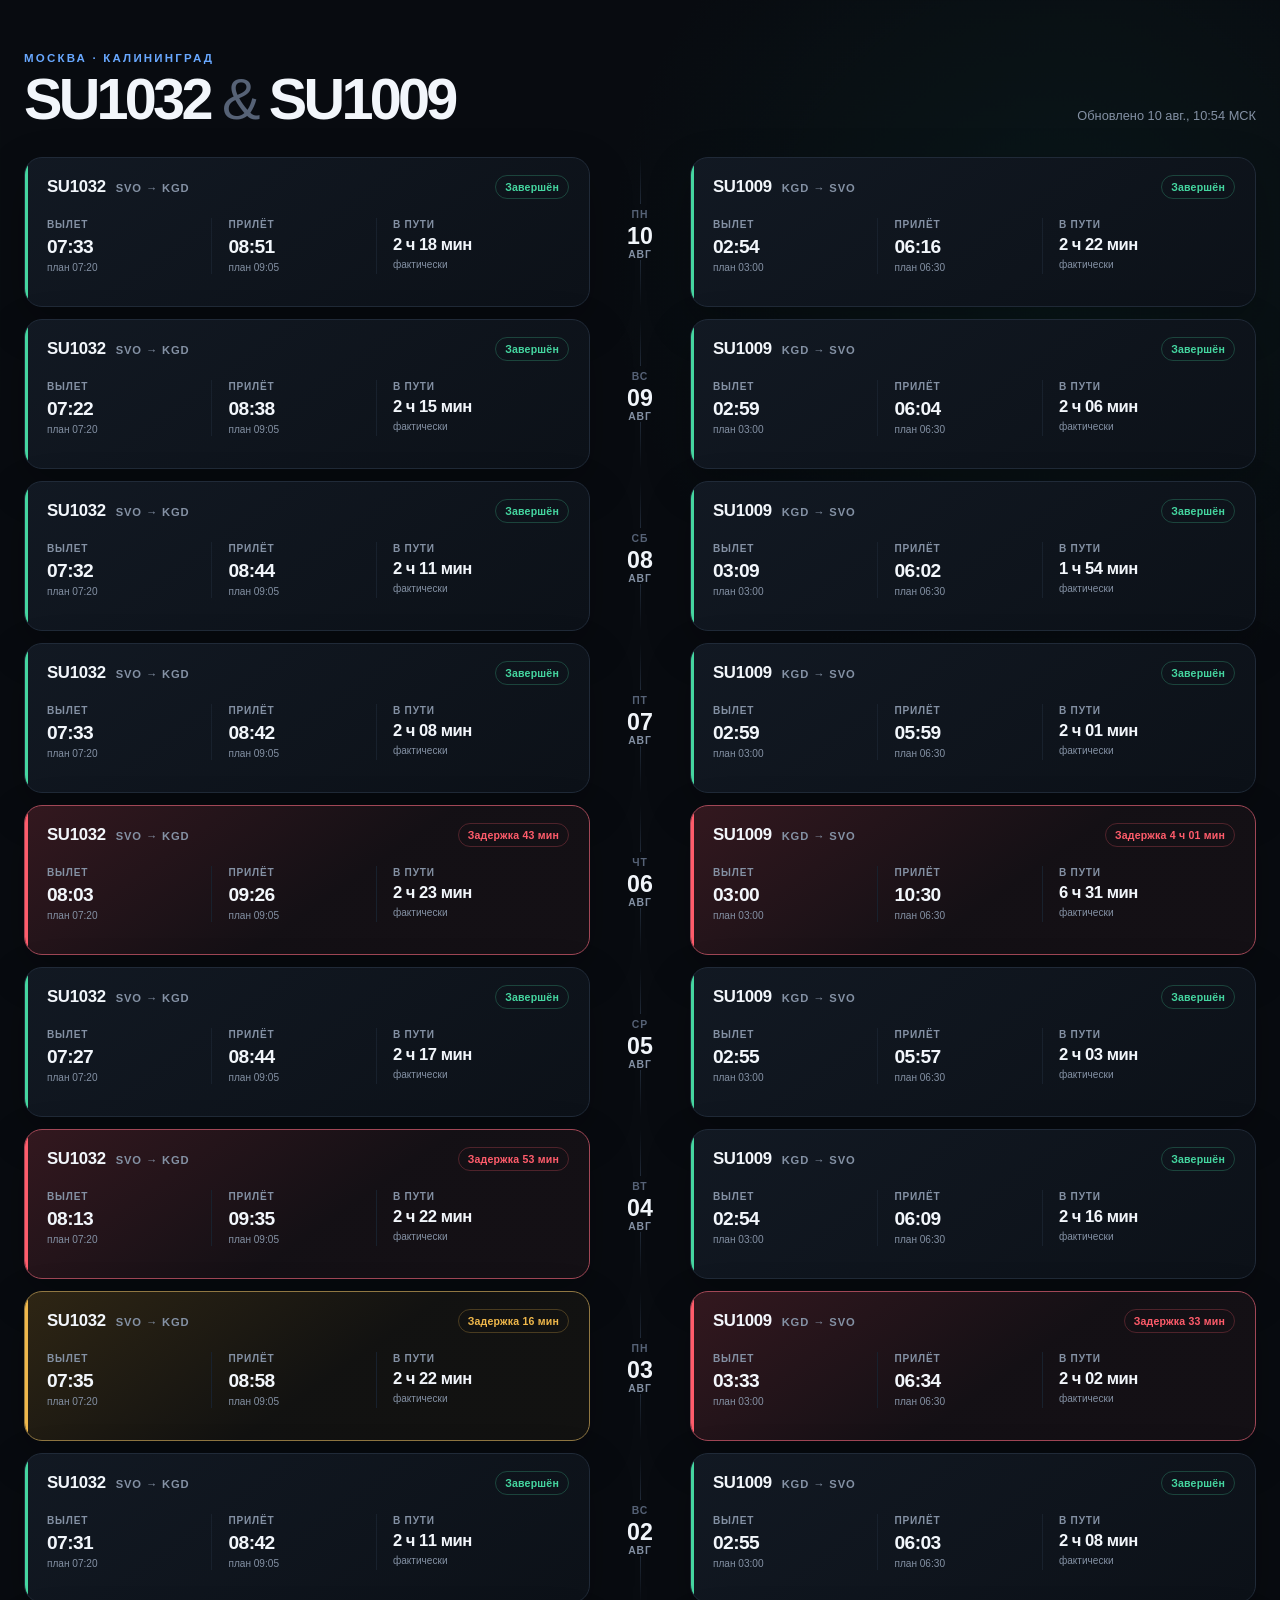
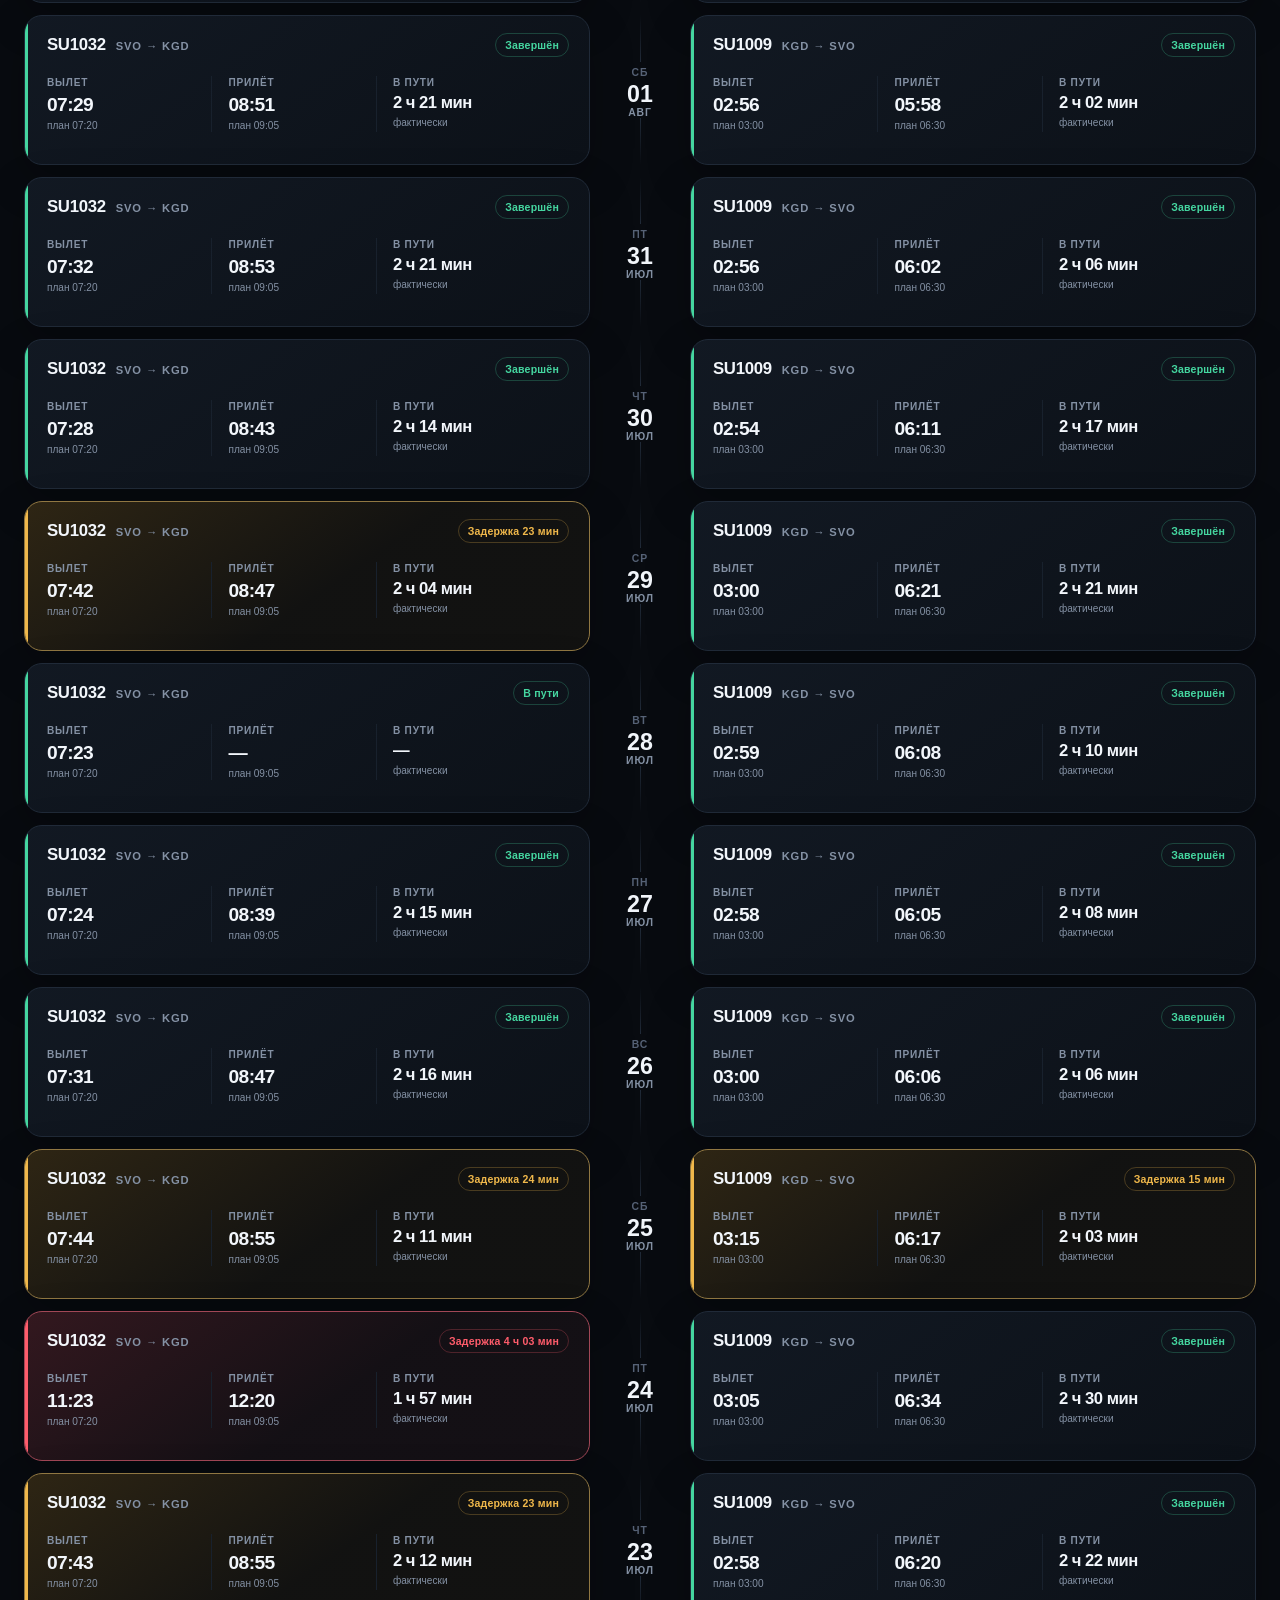
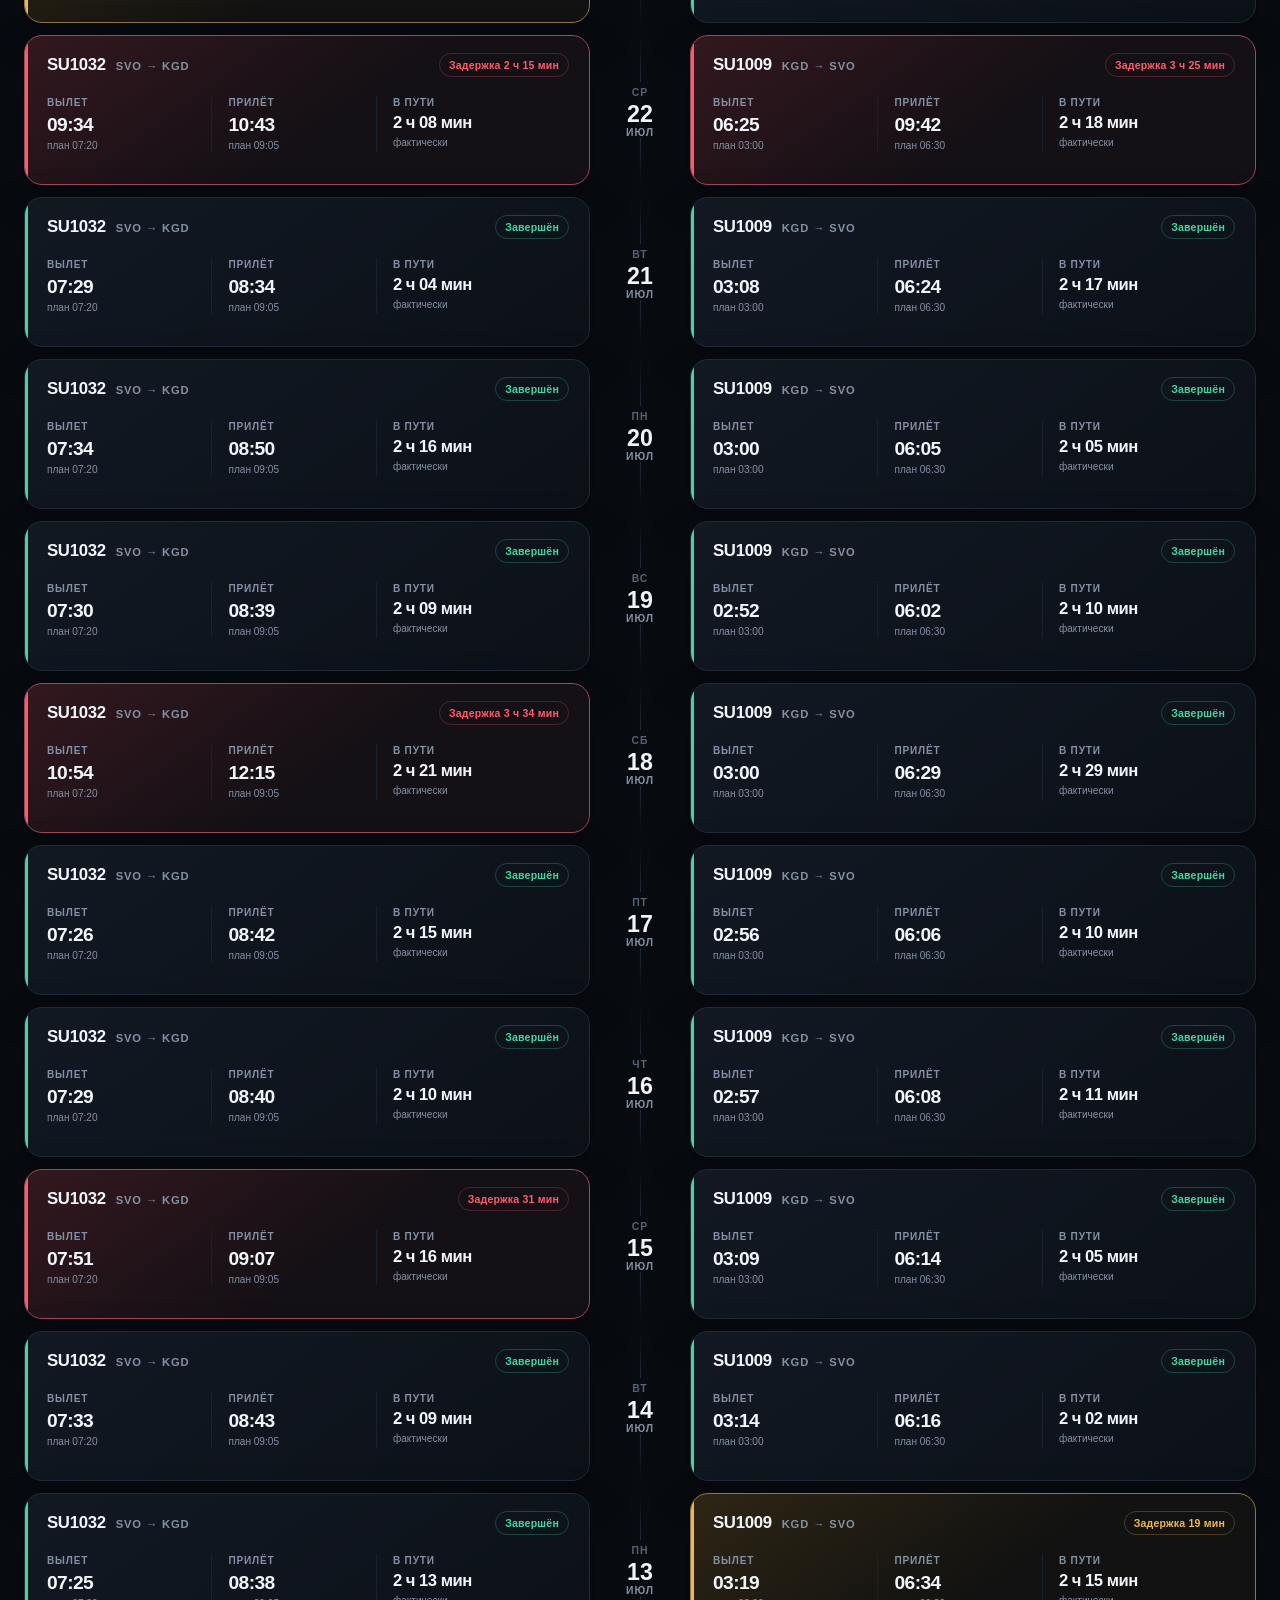
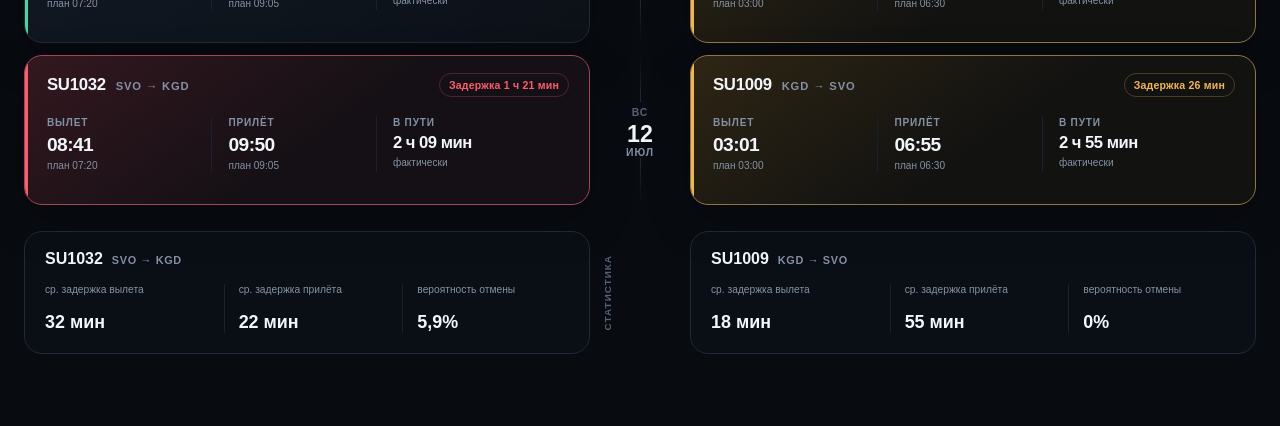
<file: site/index.html>
<!doctype html>
<html lang="ru">
  <head>
    <meta charset="utf-8">
    <meta name="viewport" content="width=device-width, initial-scale=1, viewport-fit=cover">
    <meta name="color-scheme" content="dark">
    <meta name="theme-color" content="#080b10">
    <title>SU1032 и SU1009 — ежедневный статус</title>
    <link rel="stylesheet" href="assets/styles.css">
    <script src="assets/app.js" defer></script>
  </head>
  <body data-variant="cards">
    <main class="dashboard">
      <header class="page-header">
        <div>
          <p class="eyebrow">Москва · Калининград</p>
          <h1>SU1032 <span>&amp;</span> SU1009</h1>
        </div>
        <p class="updated" id="updated-at">Обновление данных…</p>
      </header>

      <section class="history" aria-label="История рейсов">
        <div class="history-list" id="history-list" aria-live="polite"></div>
      </section>

      <footer class="statistics" id="statistics" aria-label="Статистика рейсов"></footer>
    </main>
  </body>
</html>
</file>
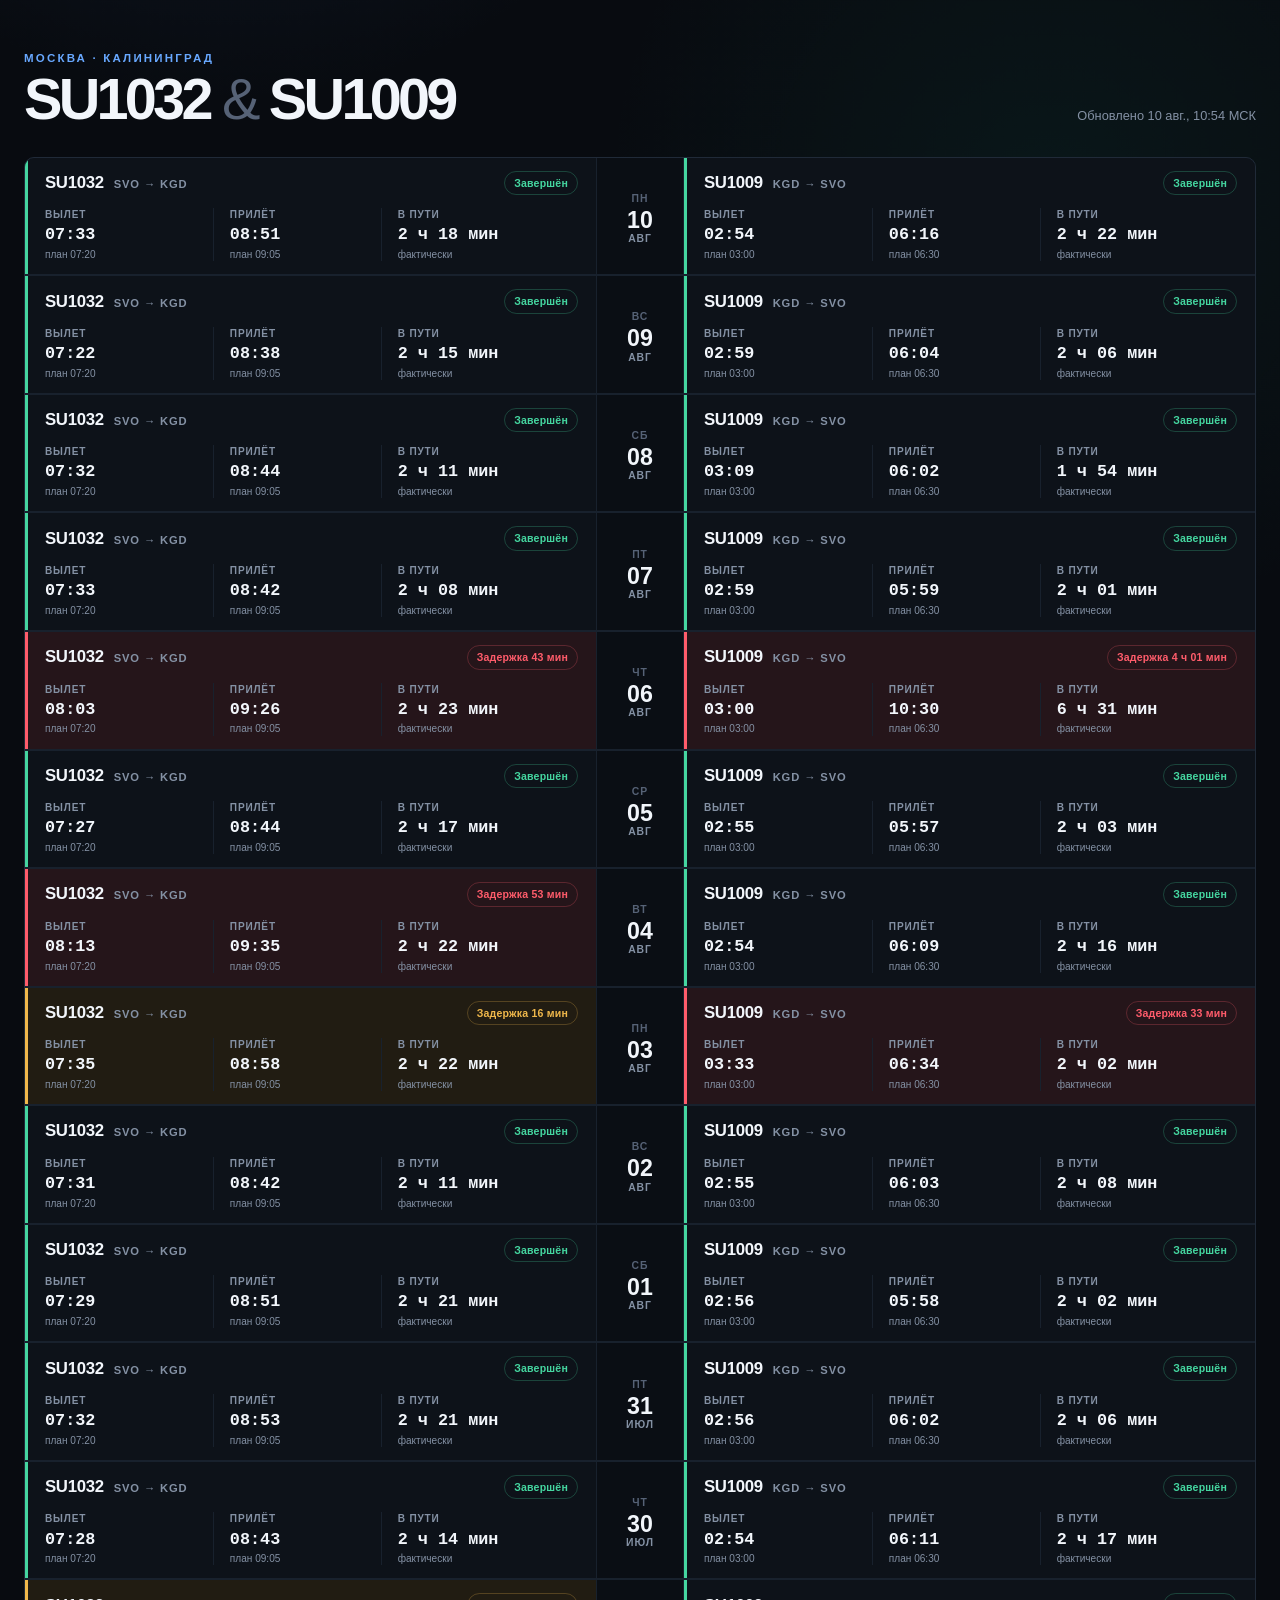
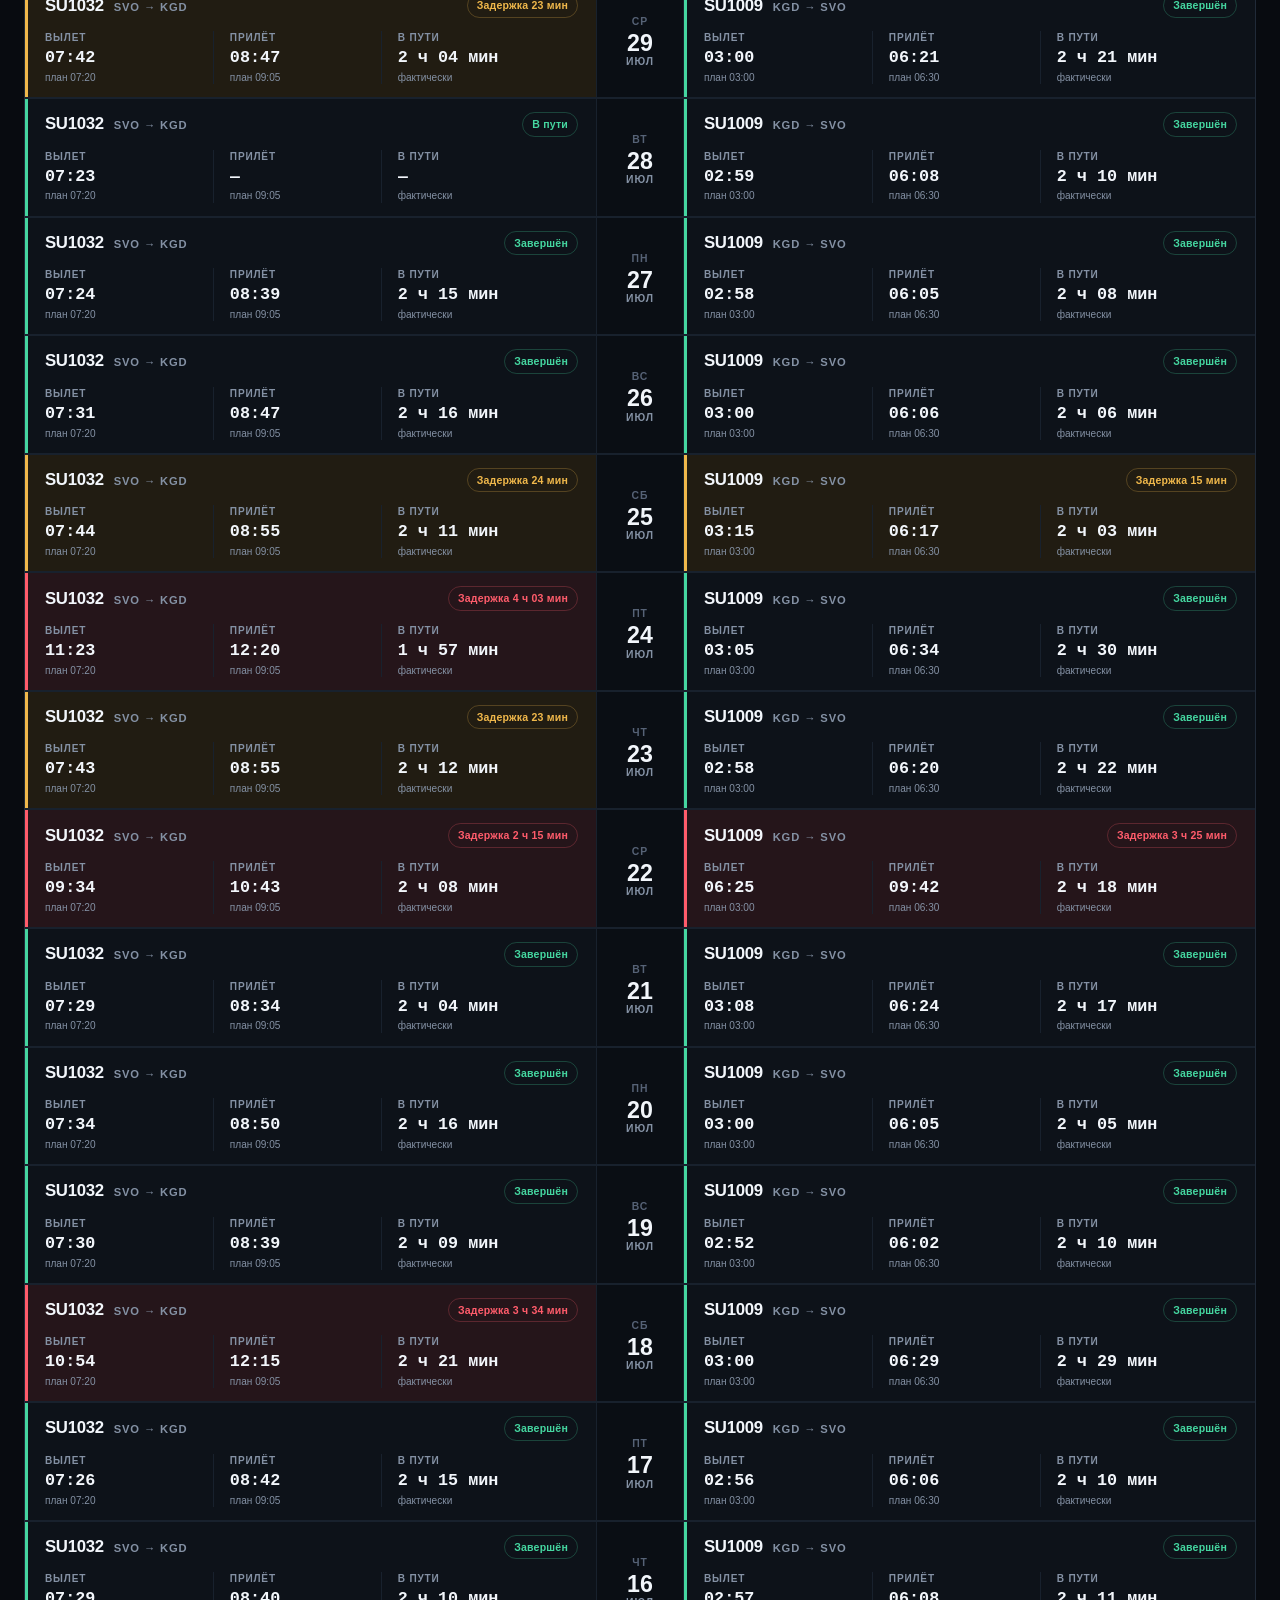
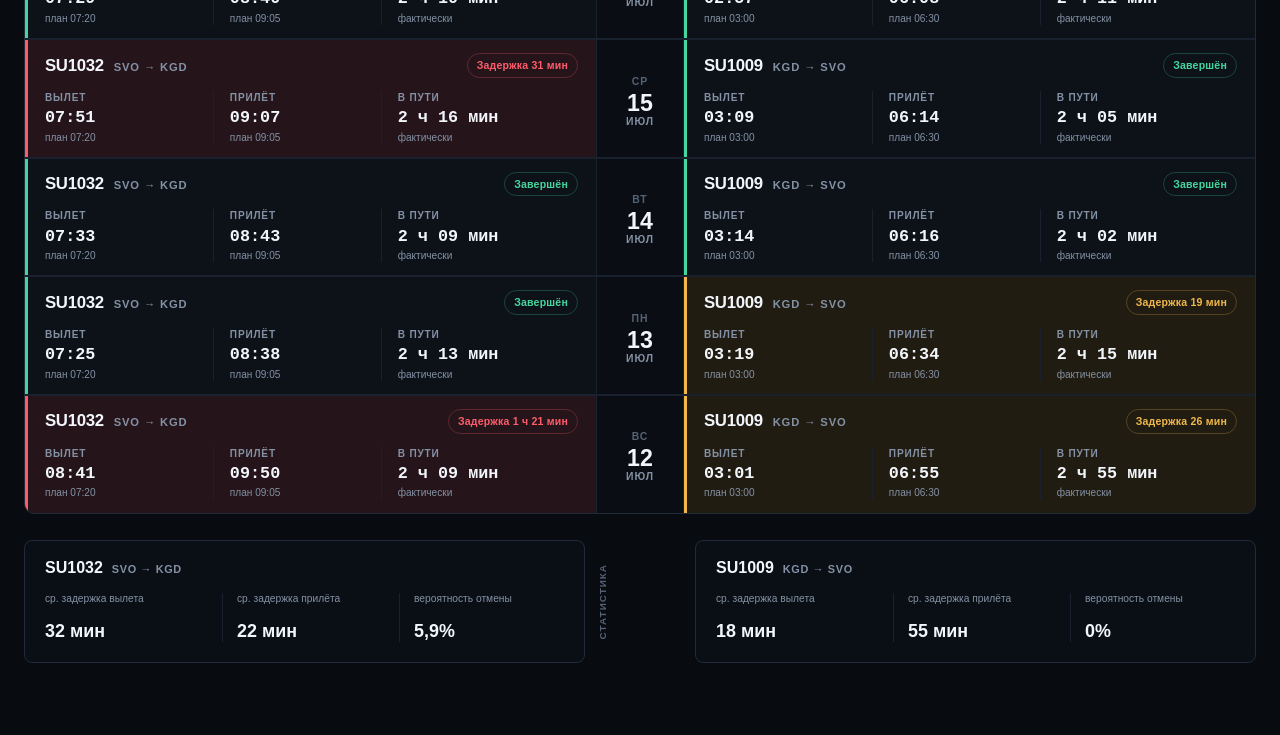
<file: site/board.html>
<!doctype html>
<html lang="ru">
  <head>
    <meta charset="utf-8">
    <meta name="viewport" content="width=device-width, initial-scale=1, viewport-fit=cover">
    <meta name="color-scheme" content="dark">
    <meta name="theme-color" content="#080b10">
    <title>SU1032 и SU1009 — табло</title>
    <link rel="stylesheet" href="assets/styles.css">
    <script src="assets/app.js" defer></script>
  </head>
  <body data-variant="board">
    <main class="dashboard">
      <header class="page-header">
        <div>
          <p class="eyebrow">Москва · Калининград</p>
          <h1>SU1032 <span>&amp;</span> SU1009</h1>
        </div>
        <p class="updated" id="updated-at">Обновление данных…</p>
      </header>

      <section class="history" aria-label="История рейсов">
        <div class="history-list" id="history-list" aria-live="polite"></div>
      </section>

      <footer class="statistics" id="statistics" aria-label="Статистика рейсов"></footer>
    </main>
  </body>
</html>
</file>
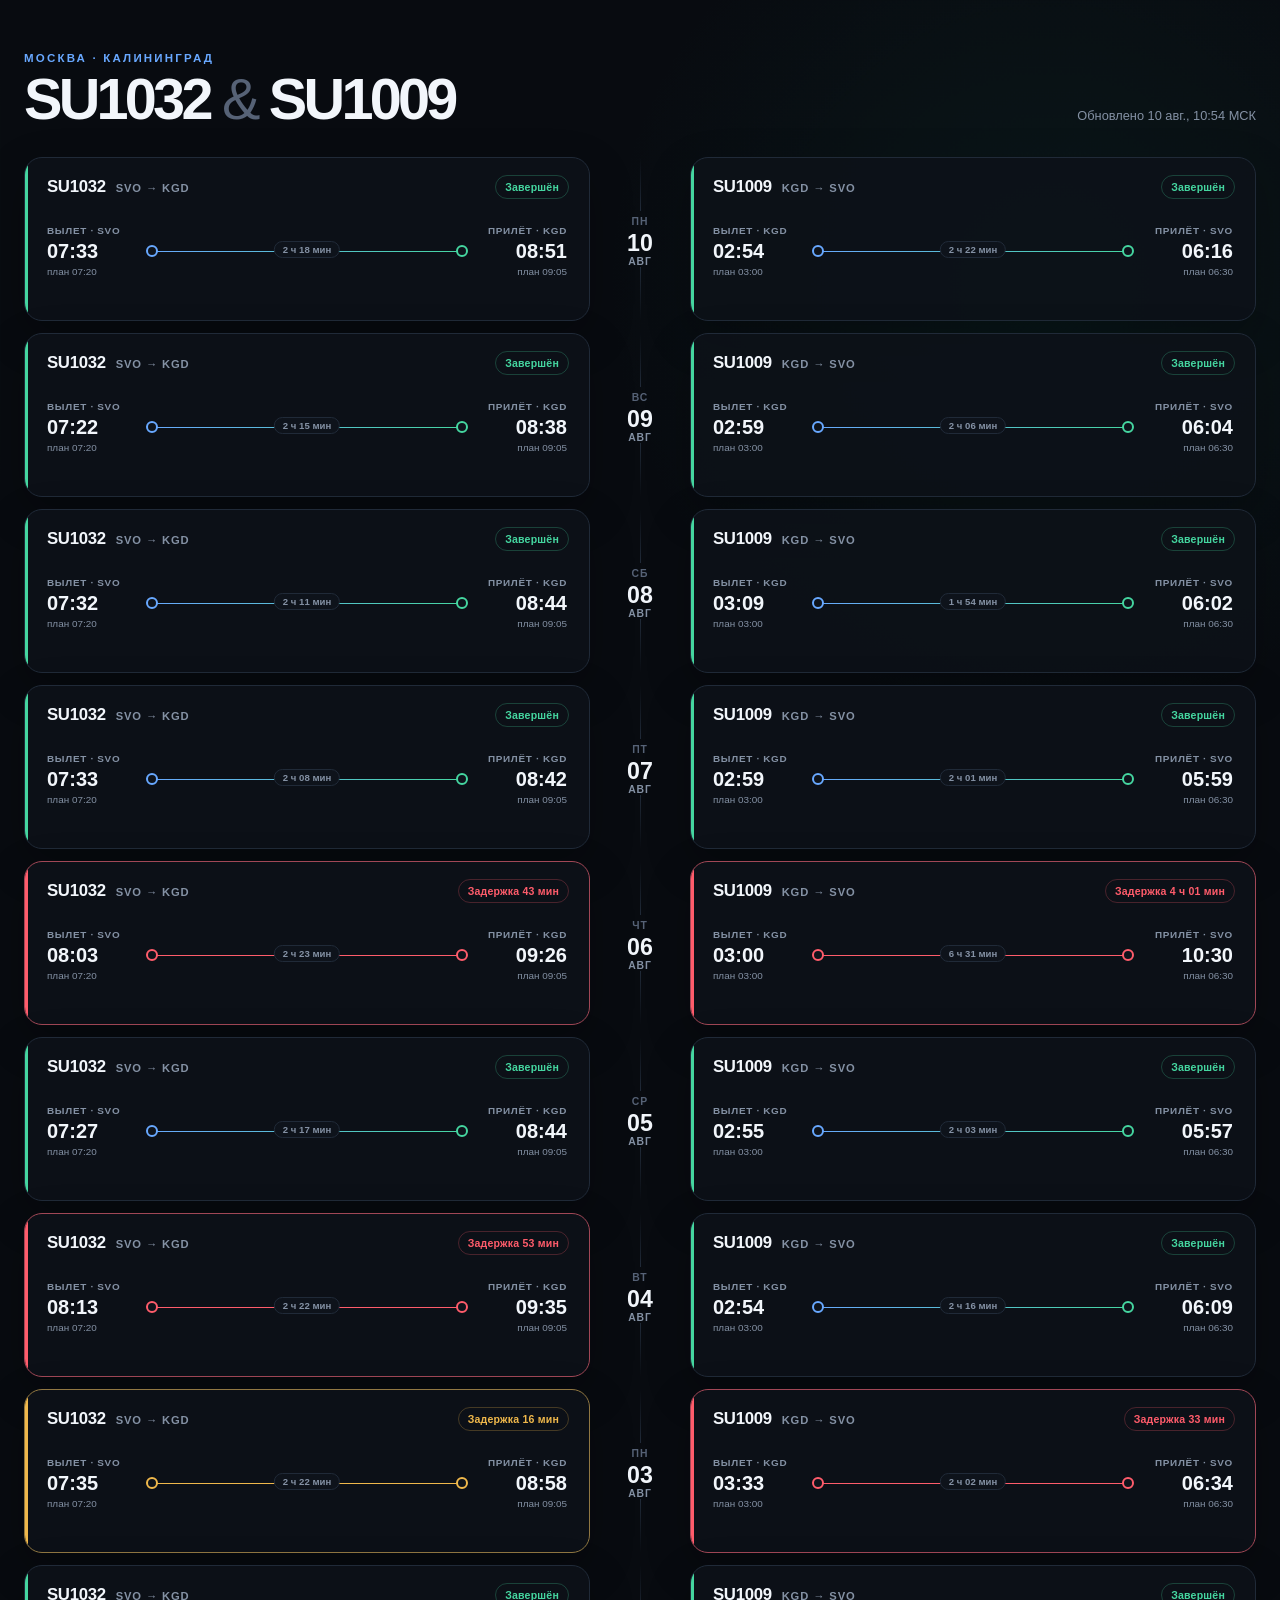
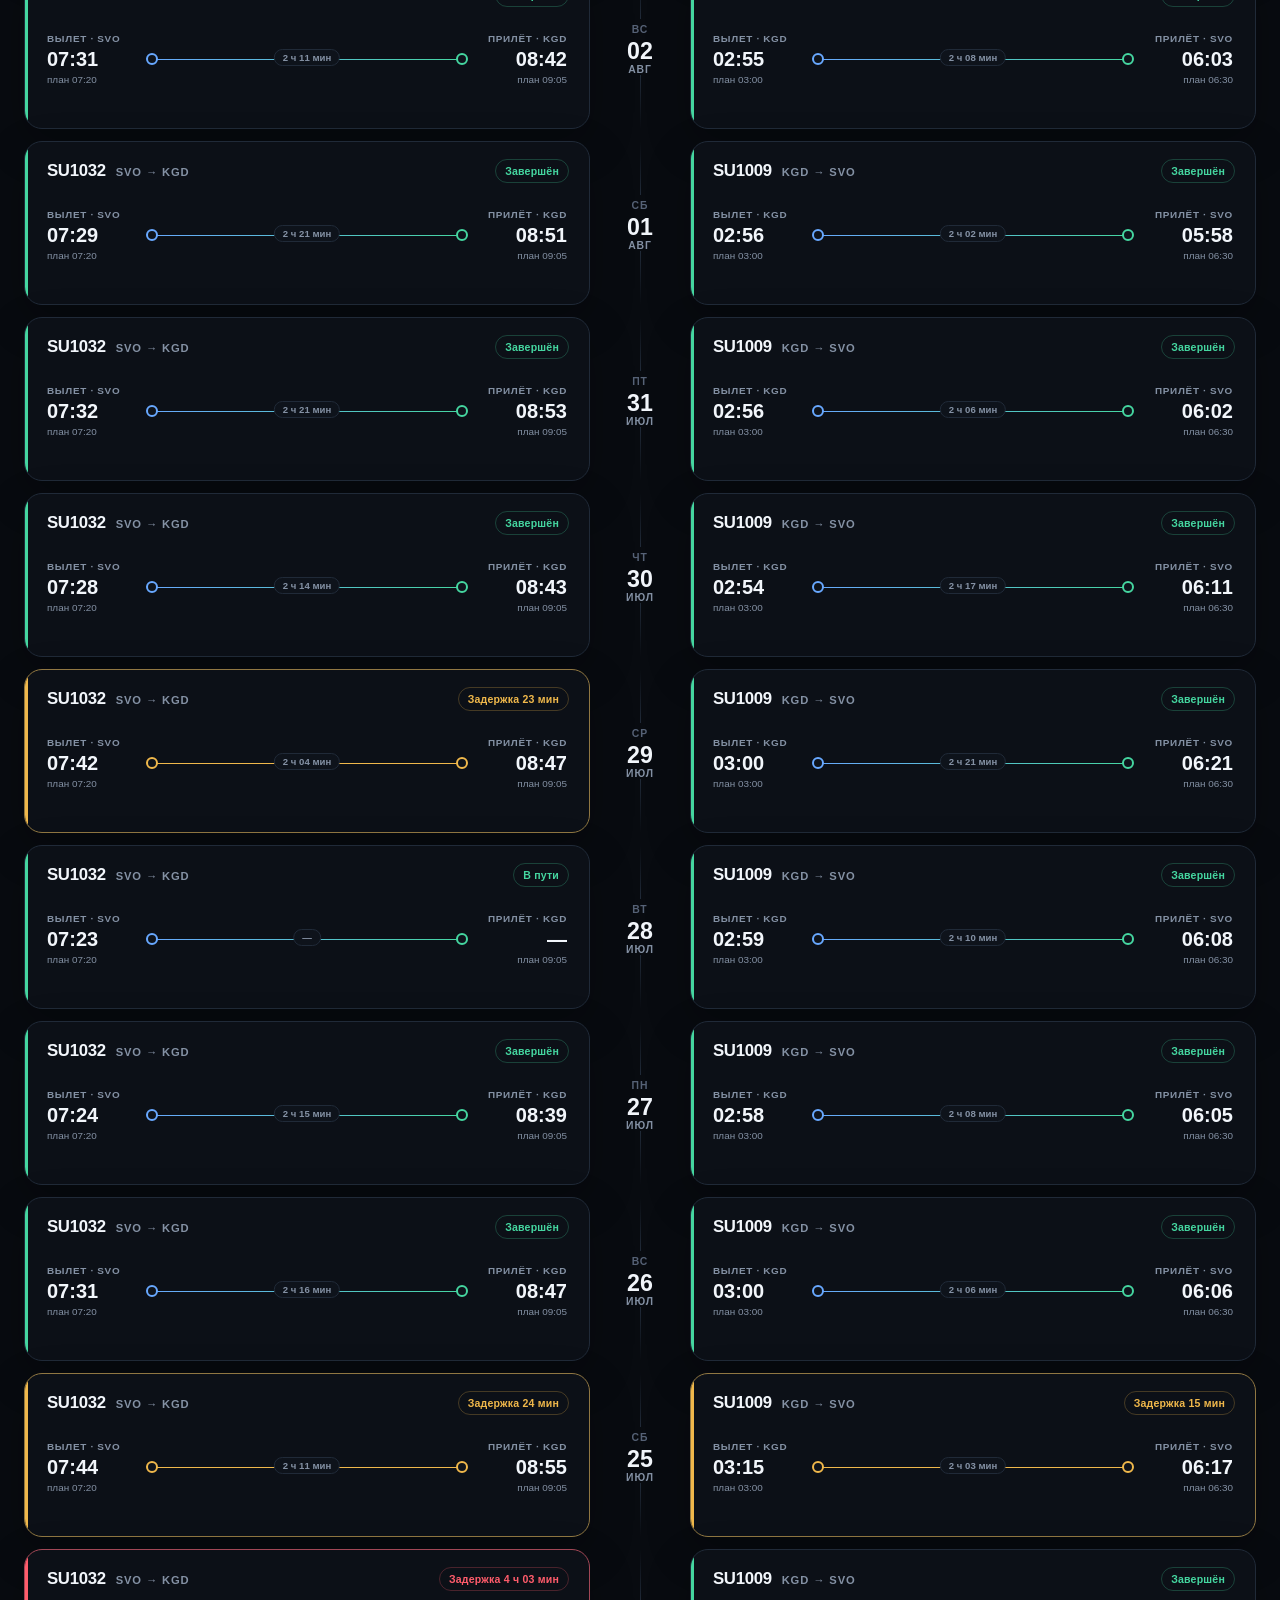
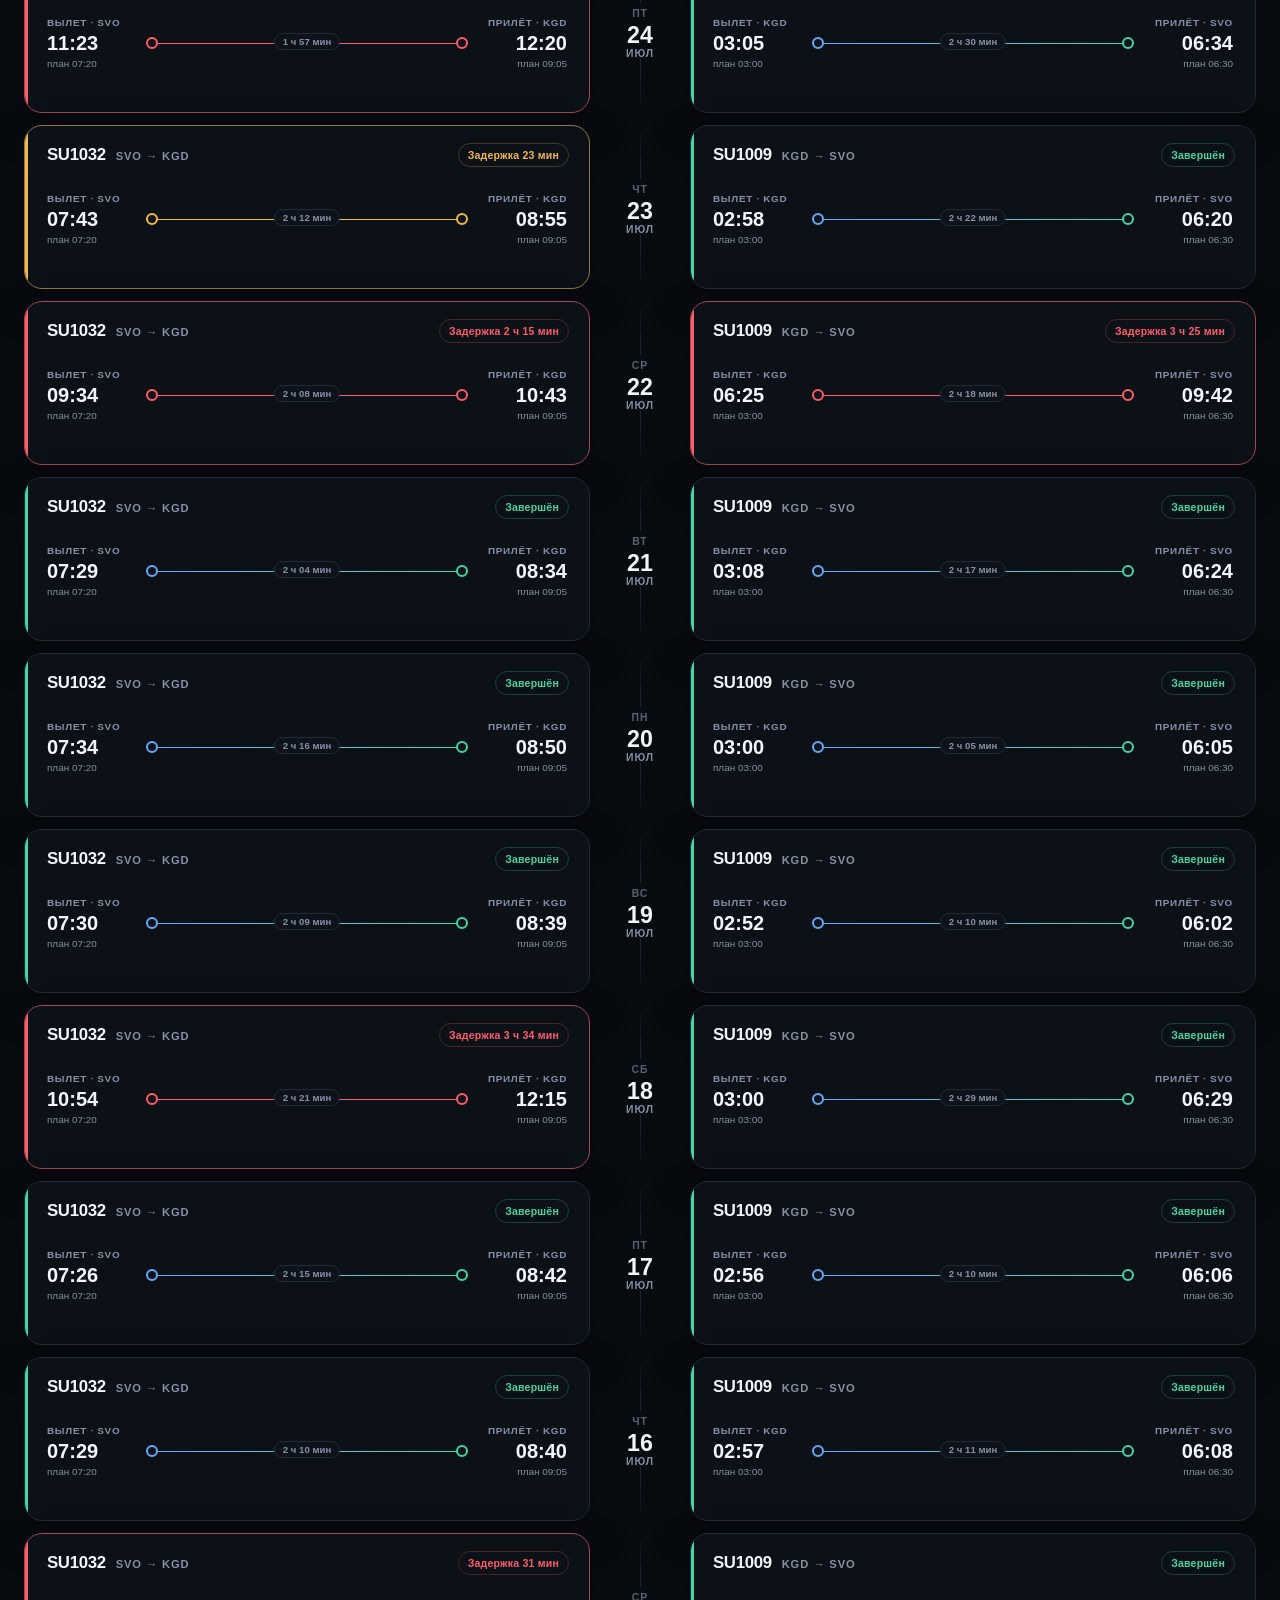
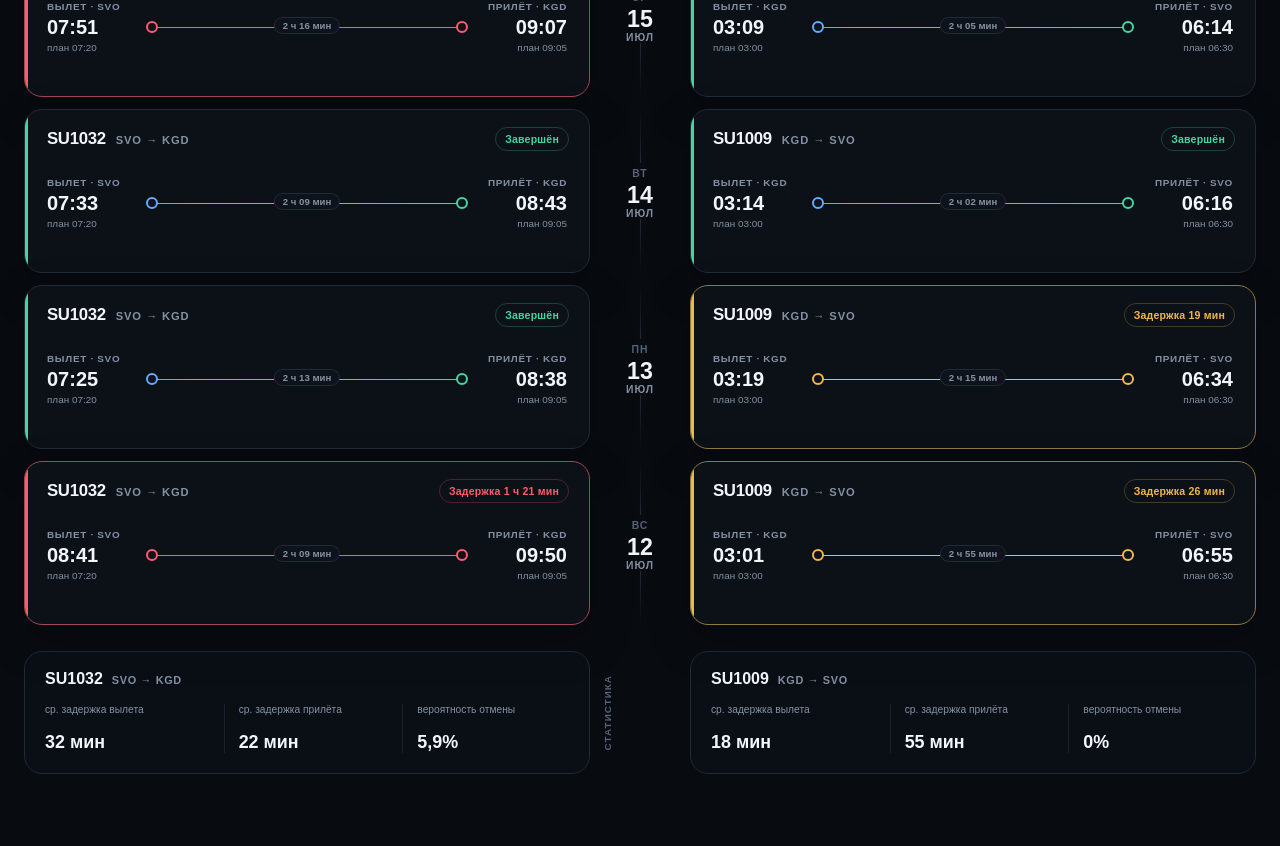
<file: site/timeline.html>
<!doctype html>
<html lang="ru">
  <head>
    <meta charset="utf-8">
    <meta name="viewport" content="width=device-width, initial-scale=1, viewport-fit=cover">
    <meta name="color-scheme" content="dark">
    <meta name="theme-color" content="#080b10">
    <title>SU1032 и SU1009 — маршрут</title>
    <link rel="stylesheet" href="assets/styles.css">
    <script src="assets/app.js" defer></script>
  </head>
  <body data-variant="timeline">
    <main class="dashboard">
      <header class="page-header">
        <div>
          <p class="eyebrow">Москва · Калининград</p>
          <h1>SU1032 <span>&amp;</span> SU1009</h1>
        </div>
        <p class="updated" id="updated-at">Обновление данных…</p>
      </header>

      <section class="history" aria-label="История рейсов">
        <div class="history-list" id="history-list" aria-live="polite"></div>
      </section>

      <footer class="statistics" id="statistics" aria-label="Статистика рейсов"></footer>
    </main>
  </body>
</html>
</file>
<file: site/assets/styles.css>
:root {
  color-scheme: dark;
  --bg: #080b10;
  --surface: #0e131b;
  --surface-strong: #121923;
  --border: #202a38;
  --border-soft: #18212d;
  --text: #f2f6fb;
  --muted: #8491a4;
  --faint: #566276;
  --blue: #68a8ff;
  --normal: #45d6a0;
  --warning: #f0b84b;
  --critical: #ff5c6b;
  --radius: 18px;
  --shadow: 0 16px 45px rgb(0 0 0 / 24%);
  font-family: Inter, ui-sans-serif, -apple-system, BlinkMacSystemFont, "Segoe UI", sans-serif;
  font-synthesis: none;
}

* {
  box-sizing: border-box;
}

html {
  min-width: 320px;
  background: var(--bg);
  -webkit-text-size-adjust: 100%;
  text-size-adjust: 100%;
}

body {
  min-height: 100vh;
  margin: 0;
  padding-right: env(safe-area-inset-right, 0px);
  padding-left: env(safe-area-inset-left, 0px);
  overflow-x: clip;
  color: var(--text);
  background:
    radial-gradient(circle at 18% -10%, rgb(67 118 205 / 14%), transparent 31rem),
    radial-gradient(circle at 82% 5%, rgb(28 165 137 / 8%), transparent 28rem),
    var(--bg);
}

body::before {
  position: fixed;
  inset: 0;
  z-index: -1;
  background-image:
    linear-gradient(rgb(255 255 255 / 1.8%) 1px, transparent 1px),
    linear-gradient(90deg, rgb(255 255 255 / 1.8%) 1px, transparent 1px);
  background-size: 42px 42px;
  mask-image: linear-gradient(to bottom, black, transparent 74%);
  content: "";
  pointer-events: none;
}

.dashboard {
  width: min(1480px, calc(100% - 48px));
  margin: 0 auto;
  padding: 52px 0 72px;
}

.page-header {
  display: flex;
  align-items: flex-end;
  justify-content: space-between;
  gap: 24px;
  margin: 0 0 30px;
}

.eyebrow {
  margin: 0 0 8px;
  color: var(--blue);
  font-size: 0.72rem;
  font-weight: 750;
  letter-spacing: 0.19em;
  text-transform: uppercase;
}

h1 {
  margin: 0;
  font-size: clamp(2.1rem, 4.5vw, 4.25rem);
  line-height: 0.95;
  letter-spacing: -0.065em;
}

h1 span {
  color: var(--faint);
  font-weight: 430;
}

.updated {
  margin: 0 0 4px;
  color: var(--muted);
  font-size: 0.8rem;
  font-variant-numeric: tabular-nums;
  white-space: nowrap;
}

.history-list {
  display: grid;
  gap: 12px;
}

.day-row {
  display: grid;
  grid-template-areas: "left date right";
  grid-template-columns: minmax(0, 1fr) 76px minmax(0, 1fr);
  align-items: stretch;
  gap: 12px;
}

.left-flight { grid-area: left; min-width: 0; }
.right-flight { grid-area: right; min-width: 0; }

.day-date {
  grid-area: date;
  display: flex;
  flex-direction: column;
  align-items: center;
  justify-content: center;
  min-height: 130px;
  color: var(--muted);
  text-align: center;
  text-transform: uppercase;
}

.day-date::before,
.day-date::after {
  width: 1px;
  flex: 1;
  min-height: 10px;
  background: linear-gradient(transparent, var(--border));
  content: "";
}

.day-date::after {
  background: linear-gradient(var(--border), transparent);
}

.day-date strong {
  margin: 5px 0 1px;
  color: var(--text);
  font-size: 1.45rem;
  font-variant-numeric: tabular-nums;
  line-height: 1;
}

.day-date span {
  font-size: 0.65rem;
  font-weight: 720;
  letter-spacing: 0.09em;
}

.day-date .weekday {
  margin-top: 5px;
  color: var(--faint);
}

.flight-panel {
  position: relative;
  height: 100%;
  min-height: 150px;
  overflow: hidden;
  border: 1px solid var(--border);
  border-radius: var(--radius);
  background: linear-gradient(145deg, rgb(18 25 35 / 98%), rgb(12 17 24 / 98%));
  box-shadow: var(--shadow);
}

.flight-panel::before {
  position: absolute;
  inset: 0 auto 0 0;
  width: 3px;
  background: var(--normal);
  content: "";
}

.flight-panel.severity-warning {
  border-color: color-mix(in srgb, var(--warning) 54%, var(--border));
  background: linear-gradient(145deg, rgb(47 38 20 / 98%), rgb(18 18 17 / 98%) 55%);
}

.flight-panel.severity-warning::before { background: var(--warning); }

.flight-panel.severity-critical {
  border-color: color-mix(in srgb, var(--critical) 58%, var(--border));
  background: linear-gradient(145deg, rgb(52 24 31 / 98%), rgb(20 16 21 / 98%) 56%);
}

.flight-panel.severity-critical::before { background: var(--critical); }

.flight-panel.severity-muted::before { background: var(--faint); }
.flight-panel.severity-muted { opacity: 0.69; }

.flight-header {
  display: flex;
  align-items: center;
  justify-content: space-between;
  gap: 14px;
  padding: 17px 20px 0 22px;
}

.flight-header > div {
  display: flex;
  align-items: baseline;
  min-width: 0;
  gap: 10px;
}

.flight-code {
  font-size: 1.05rem;
  letter-spacing: -0.02em;
}

.route {
  color: var(--muted);
  font-size: 0.7rem;
  font-weight: 700;
  letter-spacing: 0.08em;
  white-space: nowrap;
}

.status {
  flex: 0 1 auto;
  overflow: hidden;
  max-width: 48%;
  padding: 6px 9px;
  border: 1px solid color-mix(in srgb, currentColor 25%, transparent);
  border-radius: 999px;
  color: var(--normal);
  font-size: 0.66rem;
  font-weight: 760;
  letter-spacing: 0.02em;
  line-height: 1;
  text-overflow: ellipsis;
  white-space: nowrap;
}

.severity-warning .status { color: var(--warning); }
.severity-critical .status { color: var(--critical); }
.severity-muted .status { color: var(--muted); }

.metrics {
  display: grid;
  grid-template-columns: 1fr 1fr 1.25fr;
  min-width: 0;
  gap: 10px;
  padding: 19px 20px 18px 22px;
}

.metric {
  min-width: 0;
}

.metric + .metric {
  padding-left: 16px;
  border-left: 1px solid var(--border-soft);
}

.metric-label,
.metric small {
  display: block;
  color: var(--muted);
  font-size: 0.63rem;
  line-height: 1.3;
}

.metric-label {
  margin-bottom: 5px;
  font-weight: 720;
  letter-spacing: 0.08em;
  text-transform: uppercase;
}

.metric strong {
  display: block;
  overflow: hidden;
  margin-bottom: 3px;
  font-size: clamp(1rem, 1.5vw, 1.25rem);
  font-variant-numeric: tabular-nums;
  letter-spacing: -0.03em;
  line-height: 1.12;
  text-overflow: ellipsis;
  white-space: nowrap;
}

.duration-metric strong {
  font-size: clamp(0.95rem, 1.3vw, 1.13rem);
}

.route-timeline {
  display: none;
}

.statistics {
  display: grid;
  grid-template-areas: "left title right";
  grid-template-columns: minmax(0, 1fr) 76px minmax(0, 1fr);
  gap: 12px;
  margin-top: 26px;
}

.statistics-title {
  grid-area: title;
  align-self: center;
  color: var(--faint);
  font-size: 0.62rem;
  font-weight: 750;
  letter-spacing: 0.1em;
  text-align: center;
  text-transform: uppercase;
  writing-mode: vertical-rl;
  transform: rotate(180deg);
}

.stats-left { grid-area: left; }
.stats-right { grid-area: right; }

.stat-panel {
  padding: 18px 20px 20px;
  border: 1px solid var(--border);
  border-radius: var(--radius);
  background: rgb(12 17 24 / 82%);
}

.stat-panel header {
  display: flex;
  align-items: baseline;
  gap: 9px;
  margin-bottom: 16px;
}

.stat-panel header span {
  color: var(--muted);
  font-size: 0.68rem;
  font-weight: 700;
  letter-spacing: 0.06em;
}

.stat-values {
  display: grid;
  grid-template-columns: repeat(3, 1fr);
  gap: 12px;
}

.stat-values > div + div {
  padding-left: 14px;
  border-left: 1px solid var(--border-soft);
}

.stat-values span,
.stat-values strong {
  display: block;
}

.stat-values span {
  min-height: 2.3em;
  margin-bottom: 5px;
  color: var(--muted);
  font-size: 0.64rem;
  line-height: 1.15;
}

.stat-values strong {
  font-size: 1.12rem;
  font-variant-numeric: tabular-nums;
}

.load-error {
  margin: 0;
  padding: 32px;
  border: 1px solid color-mix(in srgb, var(--critical) 50%, var(--border));
  border-radius: var(--radius);
  color: var(--critical);
  text-align: center;
}

/* Compact airport-board variant */
body[data-variant="board"] {
  --radius: 8px;
  --shadow: none;
}

body[data-variant="board"] .history-list {
  gap: 2px;
  overflow: hidden;
  border: 1px solid var(--border);
  border-radius: 10px;
  background: var(--border-soft);
}

body[data-variant="board"] .day-row {
  grid-template-columns: minmax(0, 1fr) 86px minmax(0, 1fr);
  gap: 1px;
  background: var(--border-soft);
}

body[data-variant="board"] .flight-panel {
  min-height: 105px;
  border: 0;
  border-radius: 0;
  background: #0d1219;
}

body[data-variant="board"] .flight-panel.severity-warning {
  background: #211c12;
}

body[data-variant="board"] .flight-panel.severity-critical {
  background: #25151a;
}

body[data-variant="board"] .flight-header {
  padding: 13px 18px 0 20px;
}

body[data-variant="board"] .metrics {
  padding: 13px 18px 13px 20px;
}

body[data-variant="board"] .metric strong {
  font-family: "Cascadia Mono", "SFMono-Regular", Consolas, monospace;
  font-size: 1.05rem;
  letter-spacing: 0;
}

body[data-variant="board"] .day-date {
  min-height: 105px;
  background: #0a0e14;
}

body[data-variant="board"] .day-date::before,
body[data-variant="board"] .day-date::after {
  display: none;
}

body[data-variant="board"] .statistics {
  grid-template-columns: minmax(0, 1fr) 86px minmax(0, 1fr);
}

/* Minimal route timeline variant */
body[data-variant="timeline"] .flight-panel {
  min-height: 164px;
  background: rgb(13 18 25 / 88%);
}

body[data-variant="timeline"] .metrics {
  display: none;
}

body[data-variant="timeline"] .route-timeline {
  display: grid;
  grid-template-columns: minmax(84px, auto) 1fr minmax(84px, auto);
  align-items: center;
  padding: 26px 22px 21px;
}

.timeline-point span,
.timeline-point small,
.timeline-point strong {
  display: block;
}

.timeline-point span {
  margin-bottom: 4px;
  color: var(--muted);
  font-size: 0.62rem;
  font-weight: 720;
  letter-spacing: 0.07em;
  text-transform: uppercase;
}

.timeline-point strong {
  margin-bottom: 3px;
  font-size: 1.25rem;
  font-variant-numeric: tabular-nums;
}

.timeline-point small {
  color: var(--muted);
  font-size: 0.62rem;
}

.timeline-point:last-child {
  text-align: right;
}

.timeline-line {
  position: relative;
  height: 1px;
  margin: 0 16px;
  background: linear-gradient(90deg, var(--blue), var(--normal));
}

.severity-warning .timeline-line {
  background: var(--warning);
}

.severity-critical .timeline-line {
  background: var(--critical);
}

.timeline-line::before,
.timeline-line::after {
  position: absolute;
  top: 50%;
  width: 8px;
  height: 8px;
  border: 2px solid currentColor;
  border-radius: 50%;
  background: var(--surface);
  color: var(--blue);
  content: "";
  transform: translateY(-50%);
}

.timeline-line::before { left: -1px; }
.timeline-line::after { right: -1px; color: var(--normal); }
.severity-warning .timeline-line::before,
.severity-warning .timeline-line::after { color: var(--warning); }
.severity-critical .timeline-line::before,
.severity-critical .timeline-line::after { color: var(--critical); }

.timeline-line span {
  position: absolute;
  top: -10px;
  left: 50%;
  padding: 2px 8px;
  border: 1px solid var(--border);
  border-radius: 999px;
  background: var(--surface);
  color: var(--muted);
  font-size: 0.6rem;
  font-weight: 700;
  white-space: nowrap;
  transform: translateX(-50%);
}

@media (max-width: 900px) {
  .dashboard {
    width: min(100% - 28px, 680px);
    padding-top: 30px;
  }

  .page-header {
    align-items: flex-start;
    margin-bottom: 24px;
  }

  .day-row {
    grid-template-areas:
      "date"
      "left"
      "right";
    grid-template-columns: minmax(0, 1fr) !important;
    gap: 8px;
    margin-bottom: 13px;
    background: transparent !important;
  }

  .day-date {
    flex-direction: row;
    justify-content: flex-start;
    min-height: auto !important;
    padding: 4px 2px;
    background: transparent !important;
    gap: 6px;
  }

  .day-date::before,
  .day-date::after {
    display: none;
  }

  .day-date strong {
    margin: 0;
    font-size: 0.8rem;
  }

  .day-date span {
    font-size: 0.65rem;
  }

  .day-date .weekday {
    order: 3;
    margin: 0 0 0 2px;
  }

  body[data-variant="board"] .history-list {
    overflow: visible;
    border: 0;
    background: transparent;
  }

  body[data-variant="board"] .flight-panel {
    border: 1px solid var(--border);
    border-radius: 8px;
  }

  .statistics {
    grid-template-areas:
      "title"
      "left"
      "right";
    grid-template-columns: 1fr !important;
    gap: 8px;
  }

  .statistics-title {
    justify-self: start;
    margin: 0 0 5px 2px;
    writing-mode: horizontal-tb;
    transform: none;
  }
}

@media (max-width: 560px) {
  .dashboard {
    width: min(100% - 20px, 460px);
    padding: 23px 0 calc(42px + env(safe-area-inset-bottom, 0px));
  }

  .page-header {
    display: block;
  }

  h1 {
    max-width: 100%;
    font-size: clamp(2rem, 10vw, 2.35rem);
    white-space: nowrap;
  }

  .updated {
    margin-top: 12px;
  }

  .flight-panel {
    min-height: 139px;
  }

  .flight-header {
    padding: 15px 15px 0 18px;
  }

  .metrics {
    grid-template-columns: 1fr 1fr 1.2fr;
    gap: 5px;
    padding: 16px 14px 16px 18px;
  }

  .metric + .metric {
    padding-left: 10px;
  }

  .metric strong,
  .duration-metric strong {
    font-size: 0.94rem;
  }

  .metric-label,
  .metric small {
    font-size: 0.57rem;
  }

  .route {
    font-size: 0.63rem;
  }

  .status {
    max-width: 47%;
    font-size: 0.59rem;
  }

  .stat-panel {
    padding: 16px;
  }

  .stat-values {
    gap: 7px;
  }

  .stat-values > div + div {
    padding-left: 8px;
  }

  .stat-values span {
    min-height: 3.25em;
    font-size: 0.58rem;
  }

  .stat-values strong {
    font-size: 0.98rem;
  }

  body[data-variant="timeline"] .route-timeline {
    grid-template-columns: minmax(72px, auto) 1fr minmax(72px, auto);
    padding: 25px 16px 20px 18px;
  }

  .timeline-line {
    margin: 0 9px;
  }

  .timeline-point strong {
    font-size: 1rem;
  }
}

@media (prefers-reduced-motion: reduce) {
  *, *::before, *::after {
    scroll-behavior: auto !important;
    transition: none !important;
  }
}
</file>
